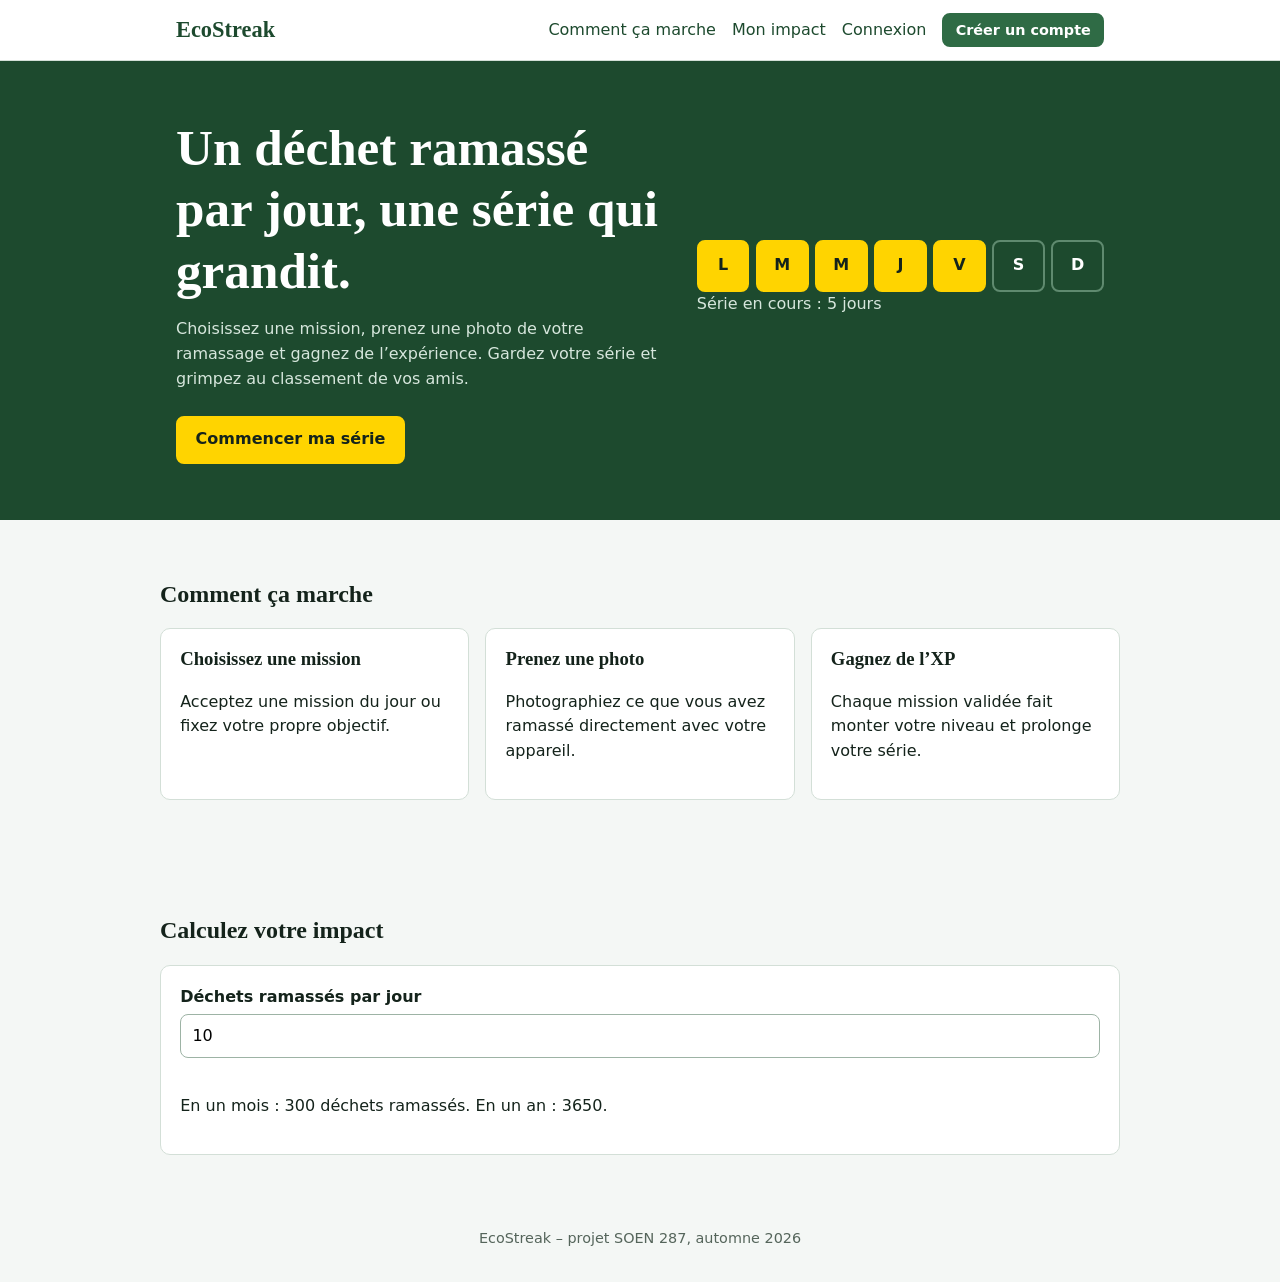
<file: index.html>
<!DOCTYPE html>
<html lang="fr">
<head>
  <meta charset="UTF-8">
  <meta name="viewport" content="width=device-width, initial-scale=1">
  <title>EcoStreak – Ramassez, validez, gardez votre série</title>
  <meta name="description" content="EcoStreak transforme le ramassage quotidien de déchets en défi vérifié par IA, avec séries, niveaux et classement.">
  <link rel="stylesheet" href="style.css">
</head>
<body>
  <header class="site">
    <div class="container">
      <a class="logo" href="index.html">EcoStreak</a>
      <nav aria-label="Navigation principale">
        <ul>
          <li><a href="#comment">Comment ça marche</a></li>
          <li><a href="#impact">Mon impact</a></li>
          <li id="nav-auth"><a href="login.html">Connexion</a></li>
          <li id="nav-cta"><a class="btn small" href="register.html">Créer un compte</a></li>
        </ul>
      </nav>
    </div>
  </header>

  <main>
    <section class="hero">
      <div class="container">
        <div>
          <h1>Un déchet ramassé par jour, une série qui grandit.</h1>
          <p>Choisissez une mission, prenez une photo de votre ramassage et gagnez de l’expérience. Gardez votre série et grimpez au classement de vos amis.</p>
          <a class="btn vest" href="register.html">Commencer ma série</a>
        </div>
        <div>
          <ol class="week" aria-label="Exemple d’une série de 5 jours">
            <li class="on">L</li><li class="on">M</li><li class="on">M</li><li class="on">J</li><li class="on">V</li><li>S</li><li>D</li>
          </ol>
          <p class="week-caption">Série en cours : 5 jours</p>
        </div>
      </div>
    </section>

    <section class="block container" id="comment">
      <h2>Comment ça marche</h2>
      <ol class="steps">
        <li class="card"><h3>Choisissez une mission</h3><p>Acceptez une mission du jour ou fixez votre propre objectif.</p></li>
        <li class="card"><h3>Prenez une photo</h3><p>Photographiez ce que vous avez ramassé directement avec votre appareil.</p></li>
        <li class="card"><h3>Gagnez de l’XP</h3><p>Chaque mission validée fait monter votre niveau et prolonge votre série.</p></li>
      </ol>
    </section>

    <section class="block container" id="impact">
      <h2>Calculez votre impact</h2>
      <div class="card">
        <form id="impact-form" novalidate>
          <div class="field">
            <label for="per-day">Déchets ramassés par jour</label>
            <input type="number" id="per-day" min="1" max="500" value="10" aria-describedby="per-day-error">
            <p class="error" id="per-day-error"></p>
          </div>
        </form>
        <p id="impact-result" role="status" aria-live="polite"></p>
      </div>
    </section>
  </main>

  <footer><div class="container">EcoStreak – projet SOEN 287, automne 2026</div></footer>
  <script src="js/common.js"></script>
  <script src="js/home.js"></script>
</body>
</html>
</file>
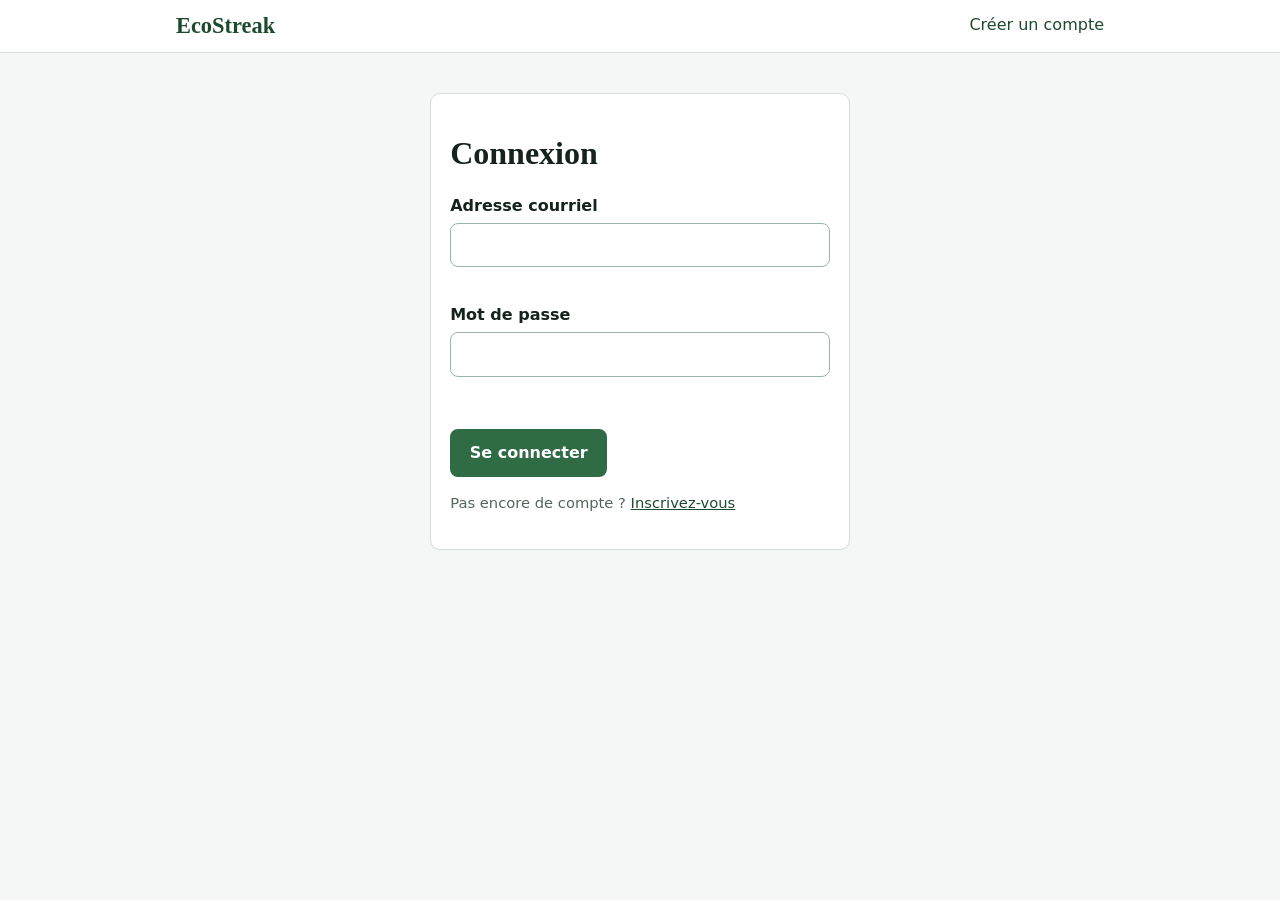
<file: dashboard.html>
<!DOCTYPE html>
<html lang="fr">
<head>
  <meta charset="UTF-8">
  <meta name="viewport" content="width=device-width, initial-scale=1">
  <title>Tableau de bord – EcoStreak</title>
  <link rel="stylesheet" href="style.css">
</head>
<body>
  <header class="site">
    <div class="container">
      <a class="logo" href="index.html">EcoStreak</a>
      <nav aria-label="Navigation principale">
        <ul>
          <li>Bonjour, <strong id="user-name"></strong></li>
          <li><button class="btn small ghost" id="logout-btn" type="button">Se déconnecter</button></li>
        </ul>
      </nav>
    </div>
  </header>

  <main class="container">
    <h1>Mon tableau de bord</h1>
    <p id="status" class="status" role="status" aria-live="polite"></p>

    <section aria-labelledby="stats-title">
      <h2 id="stats-title" class="visually-hidden">Mes statistiques</h2>
      <div class="stats">
        <div class="card stat"><span>Série</span><strong id="stat-streak">0</strong><span class="muted">jours consécutifs</span></div>
        <div class="card stat"><span>Niveau</span><strong id="stat-level">1</strong>
          <div class="bar" aria-hidden="true"><div id="xp-fill"></div></div><span class="muted" id="xp-text"></span></div>
        <div class="card stat"><span>XP total</span><strong id="stat-xp">0</strong><span class="muted">points d’expérience</span></div>
        <div class="card stat"><span>Aujourd’hui</span><strong id="stat-done">0</strong><span class="muted">mission(s) validée(s)</span></div>
      </div>
    </section>

    <section aria-labelledby="missions-title">
      <div class="toolbar">
        <h2 id="missions-title">Mes missions du jour</h2>
        <div>
          <label for="filter" class="visually-hidden">Filtrer par type de déchet</label>
          <select id="filter">
            <option value="all">Tous les types</option>
            <option value="megots">Mégots</option>
            <option value="bouteilles">Bouteilles</option>
            <option value="bouchons">Bouchons</option>
            <option value="autre">Autre</option>
          </select>
        </div>
      </div>
      <ul class="list" id="mission-list"></ul>
      <p id="empty-msg" class="muted" hidden>Aucune mission dans cette catégorie. Ajoutez votre propre objectif ci-dessous.</p>
    </section>

    <section aria-labelledby="add-title">
      <h2 id="add-title">Ajouter mon propre objectif</h2>
      <form id="add-form" class="card inline-form" novalidate>
        <div>
          <label for="goal-text">Objectif</label>
          <input type="text" id="goal-text" maxlength="60" placeholder="Ex. : nettoyer le parc" aria-describedby="add-error">
        </div>
        <div>
          <label for="goal-type">Type</label>
          <select id="goal-type">
            <option value="megots">Mégots</option>
            <option value="bouteilles">Bouteilles</option>
            <option value="bouchons">Bouchons</option>
            <option value="autre">Autre</option>
          </select>
        </div>
        <div>
          <label for="goal-qty">Quantité</label>
          <input type="number" id="goal-qty" min="1" max="50" value="10">
        </div>
        <div><button class="btn" type="submit">Ajouter</button></div>
      </form>
      <p class="error" id="add-error" role="alert"></p>
    </section>

    <section aria-labelledby="board-title">
      <h2 id="board-title">Classement entre amis</h2>
      <ol class="card board" id="board" style="list-style:none;margin:0"></ol>
      <p class="muted">Classement fictif pour l’instant : il sera alimenté par le serveur plus tard.</p>
    </section>
  </main>

  <footer><div class="container">EcoStreak – projet SOEN 287, automne 2026</div></footer>
  <script src="js/common.js"></script>
  <script src="js/dashboard.js"></script>
</body>
</html>
</file>
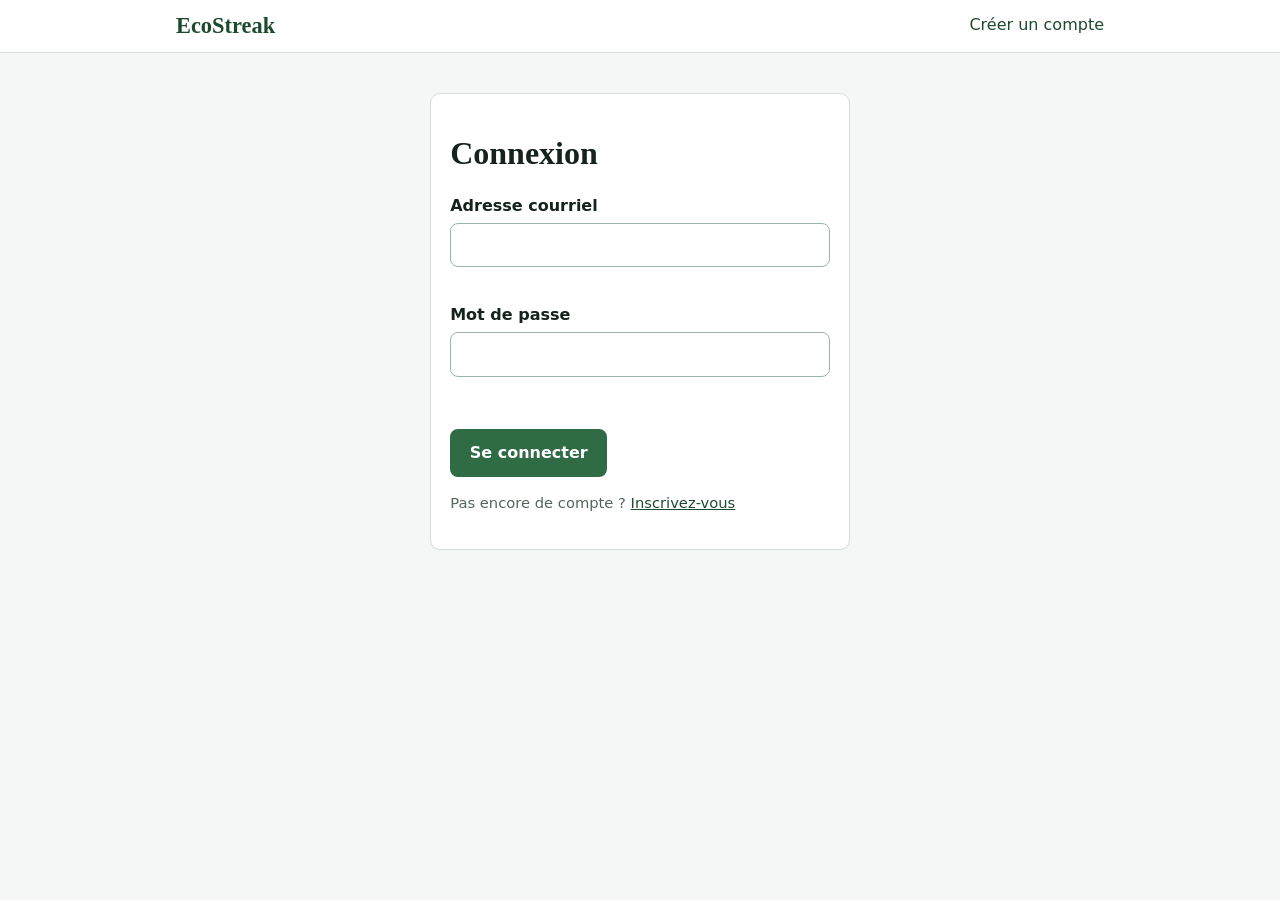
<file: login.html>
<!DOCTYPE html>
<html lang="fr">
<head>
  <meta charset="UTF-8">
  <meta name="viewport" content="width=device-width, initial-scale=1">
  <title>Connexion – EcoStreak</title>
  <link rel="stylesheet" href="style.css">
</head>
<body>
  <header class="site">
    <div class="container">
      <a class="logo" href="index.html">EcoStreak</a>
      <nav aria-label="Navigation principale"><ul><li><a href="register.html">Créer un compte</a></li></ul></nav>
    </div>
  </header>
  <main class="container">
    <div class="card form-card">
      <h1>Connexion</h1>
      <form id="login-form" novalidate>
        <div class="field">
          <label for="email">Adresse courriel</label>
          <input type="email" id="email" autocomplete="email" aria-describedby="email-error">
          <p class="error" id="email-error"></p>
        </div>
        <div class="field">
          <label for="password">Mot de passe</label>
          <input type="password" id="password" autocomplete="current-password" aria-describedby="password-error">
          <p class="error" id="password-error"></p>
        </div>
        <p class="error" id="form-error" role="alert"></p>
        <button class="btn" type="submit">Se connecter</button>
      </form>
      <p class="muted">Pas encore de compte ? <a href="register.html">Inscrivez-vous</a></p>
    </div>
  </main>
  <script src="js/common.js"></script>
  <script src="js/auth.js"></script>
</body>
</html>
</file>
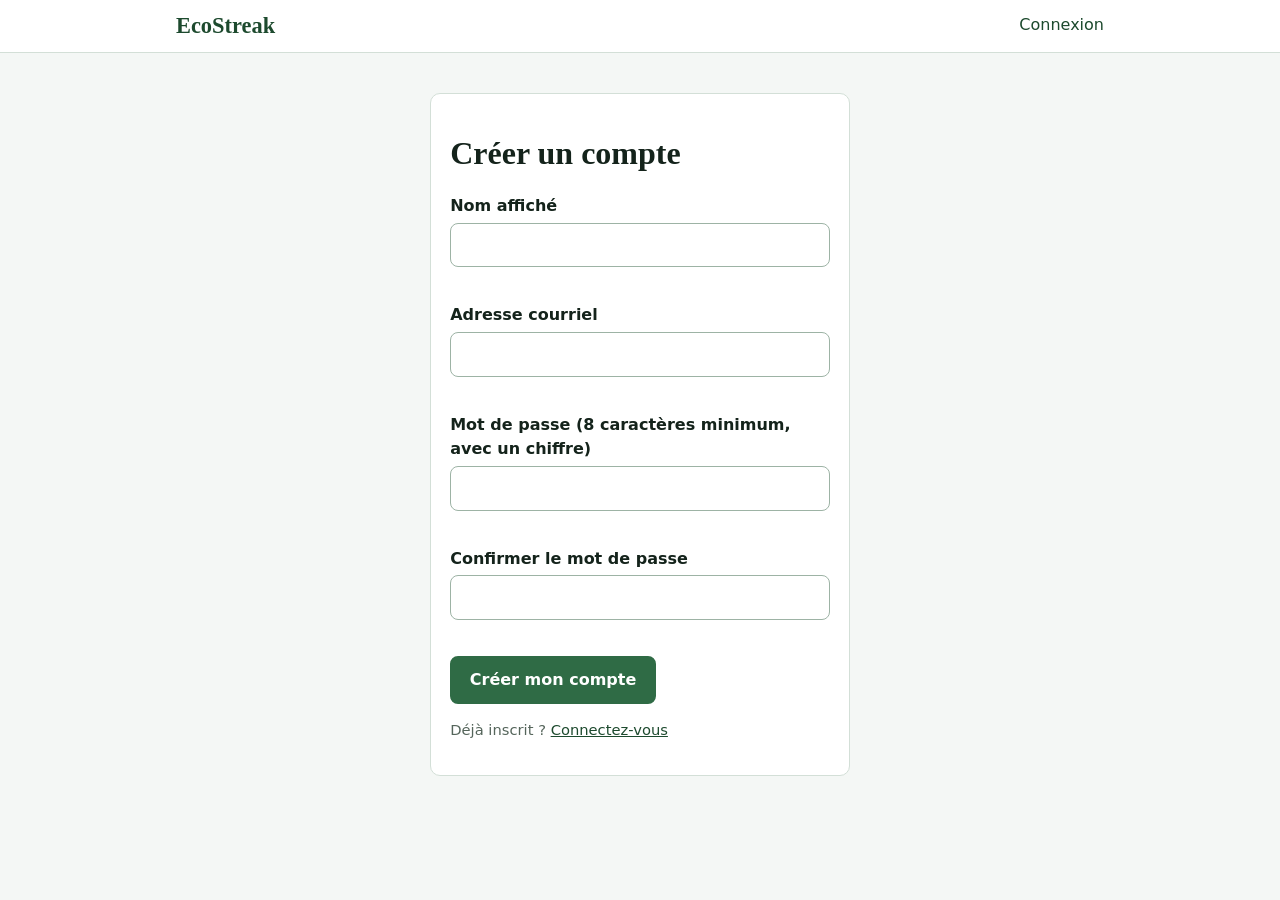
<file: register.html>
<!DOCTYPE html>
<html lang="fr">
<head>
  <meta charset="UTF-8">
  <meta name="viewport" content="width=device-width, initial-scale=1">
  <title>Inscription – EcoStreak</title>
  <link rel="stylesheet" href="style.css">
</head>
<body>
  <header class="site">
    <div class="container">
      <a class="logo" href="index.html">EcoStreak</a>
      <nav aria-label="Navigation principale"><ul><li><a href="login.html">Connexion</a></li></ul></nav>
    </div>
  </header>
  <main class="container">
    <div class="card form-card">
      <h1>Créer un compte</h1>
      <form id="register-form" novalidate>
        <div class="field">
          <label for="name">Nom affiché</label>
          <input type="text" id="name" autocomplete="nickname" aria-describedby="name-error">
          <p class="error" id="name-error"></p>
        </div>
        <div class="field">
          <label for="email">Adresse courriel</label>
          <input type="email" id="email" autocomplete="email" aria-describedby="email-error">
          <p class="error" id="email-error"></p>
        </div>
        <div class="field">
          <label for="password">Mot de passe (8 caractères minimum, avec un chiffre)</label>
          <input type="password" id="password" autocomplete="new-password" aria-describedby="password-error">
          <p class="error" id="password-error"></p>
        </div>
        <div class="field">
          <label for="confirm">Confirmer le mot de passe</label>
          <input type="password" id="confirm" autocomplete="new-password" aria-describedby="confirm-error">
          <p class="error" id="confirm-error"></p>
        </div>
        <button class="btn" type="submit">Créer mon compte</button>
      </form>
      <p class="muted">Déjà inscrit ? <a href="login.html">Connectez-vous</a></p>
    </div>
  </main>
  <script src="js/common.js"></script>
  <script src="js/auth.js"></script>
</body>
</html>
</file>
<file: style.css>
/* EcoStreak - feuille de style unique */
:root {
  --ink: #14231b; --moss: #2f6b45; --moss-dark: #1d4a2e; --vest: #ffd400;
  --bg: #f4f7f5; --line: #d3dfd7; --muted: #55655b; --danger: #b3261e; --radius: 10px;
}
* { box-sizing: border-box; }
body { margin: 0; font-family: system-ui, -apple-system, "Segoe UI", Roboto, sans-serif; color: var(--ink); background: var(--bg); line-height: 1.55; }
h1, h2, h3 { font-family: Georgia, "Times New Roman", serif; line-height: 1.2; }
a { color: var(--moss-dark); }
:focus-visible, .btn:focus-within { outline: 3px solid var(--vest); outline-offset: 2px; }
.container { max-width: 960px; margin: 0 auto; padding: 0 1rem; }
.muted { color: var(--muted); font-size: .92rem; }
.visually-hidden { position: absolute; width: 1px; height: 1px; overflow: hidden; clip: rect(0 0 0 0); }

/* En-tête */
.site { background: #fff; border-bottom: 1px solid var(--line); }
.site .container { display: flex; flex-wrap: wrap; align-items: center; justify-content: space-between; gap: .5rem; padding: .8rem 1rem; }
.logo { font: 700 1.4rem Georgia, serif; color: var(--moss-dark); text-decoration: none; }
nav ul { display: flex; flex-wrap: wrap; align-items: center; gap: 1rem; margin: 0; padding: 0; list-style: none; }
nav a { text-decoration: none; font-weight: 500; }

/* Boutons */
.btn { display: inline-block; padding: .6rem 1.1rem; border: 2px solid var(--moss); border-radius: 8px; background: var(--moss); color: #fff; font: inherit; font-weight: 600; text-decoration: none; cursor: pointer; }
.btn:hover { background: var(--moss-dark); }
.btn.vest { background: var(--vest); border-color: var(--vest); color: var(--ink); }
.btn.vest:hover { background: #e8c200; }
.btn.ghost { background: #fff; color: var(--moss-dark); }
.btn.ghost:hover { background: #e9f1ec; }
.btn.danger { background: #fff; border-color: var(--danger); color: var(--danger); }
.btn.small { padding: .25rem .7rem; font-size: .9rem; }

/* Page d'accueil */
.hero { background: var(--moss-dark); color: #fff; padding: 3.5rem 0; }
.hero .container { display: grid; gap: 2rem; grid-template-columns: 1.2fr 1fr; align-items: center; }
.hero h1 { font-size: clamp(2rem, 5vw, 3.2rem); margin: 0 0 1rem; }
.hero p { color: #d6e6dc; max-width: 34rem; margin: 0 0 1.5rem; }
.week { display: grid; grid-template-columns: repeat(7, 1fr); gap: .4rem; margin: 0; padding: 0; list-style: none; }
.week li { aspect-ratio: 1; display: grid; place-items: center; border: 2px solid #5f8a6f; border-radius: 8px; font-weight: 700; }
.week li.on { background: var(--vest); border-color: var(--vest); color: var(--ink); }
.week-caption { margin-top: .8rem; color: #d6e6dc; }
section.block { padding: 2.5rem 0; }
.steps { display: grid; gap: 1rem; grid-template-columns: repeat(auto-fit, minmax(220px, 1fr)); padding: 0; list-style: none; }
.card { background: #fff; border: 1px solid var(--line); border-radius: var(--radius); padding: 1.2rem; }
.card h3 { margin-top: 0; }

/* Formulaires */
.form-card { max-width: 420px; margin: 2.5rem auto; }
.field { margin-bottom: 1rem; }
label { display: block; font-weight: 600; margin-bottom: .25rem; }
input, select { width: 100%; padding: .55rem .7rem; border: 1px solid #9db3a5; border-radius: 8px; font: inherit; background: #fff; }
input[aria-invalid="true"] { border-color: var(--danger); }
.error { color: var(--danger); font-size: .88rem; min-height: 1.2em; margin: .2rem 0 0; }
.inline-form { display: grid; gap: 1rem; grid-template-columns: 2fr 1fr 1fr auto; align-items: end; }

/* Tableau de bord */
.stats { display: grid; gap: 1rem; grid-template-columns: repeat(auto-fit, minmax(170px, 1fr)); margin: 1rem 0 2rem; }
.stat strong { display: block; font: 700 2rem Georgia, serif; }
.bar { height: 10px; background: #e1ebe5; border-radius: 99px; overflow: hidden; margin-top: .4rem; }
.bar div { height: 100%; width: 0; background: var(--vest); }
.status { min-height: 1.5rem; font-weight: 600; color: var(--moss-dark); }
.status.bad { color: var(--danger); }
.toolbar { display: flex; flex-wrap: wrap; justify-content: space-between; align-items: center; gap: 1rem; }
.toolbar select { width: auto; }
.list { list-style: none; padding: 0; margin: 1rem 0 2rem; display: grid; gap: .8rem; }
.mission { display: flex; flex-wrap: wrap; justify-content: space-between; align-items: center; gap: .8rem; }
.mission.done { background: #e9f4ee; border-left: 6px solid var(--moss); }
.actions { display: flex; flex-wrap: wrap; gap: .5rem; align-items: center; }
.board li { display: flex; justify-content: space-between; padding: .5rem 0; border-bottom: 1px solid var(--line); }
footer { padding: 2rem 0; text-align: center; color: var(--muted); font-size: .9rem; }

@media (max-width: 700px) {
  .hero .container, .inline-form { grid-template-columns: 1fr; }
}
</file>
